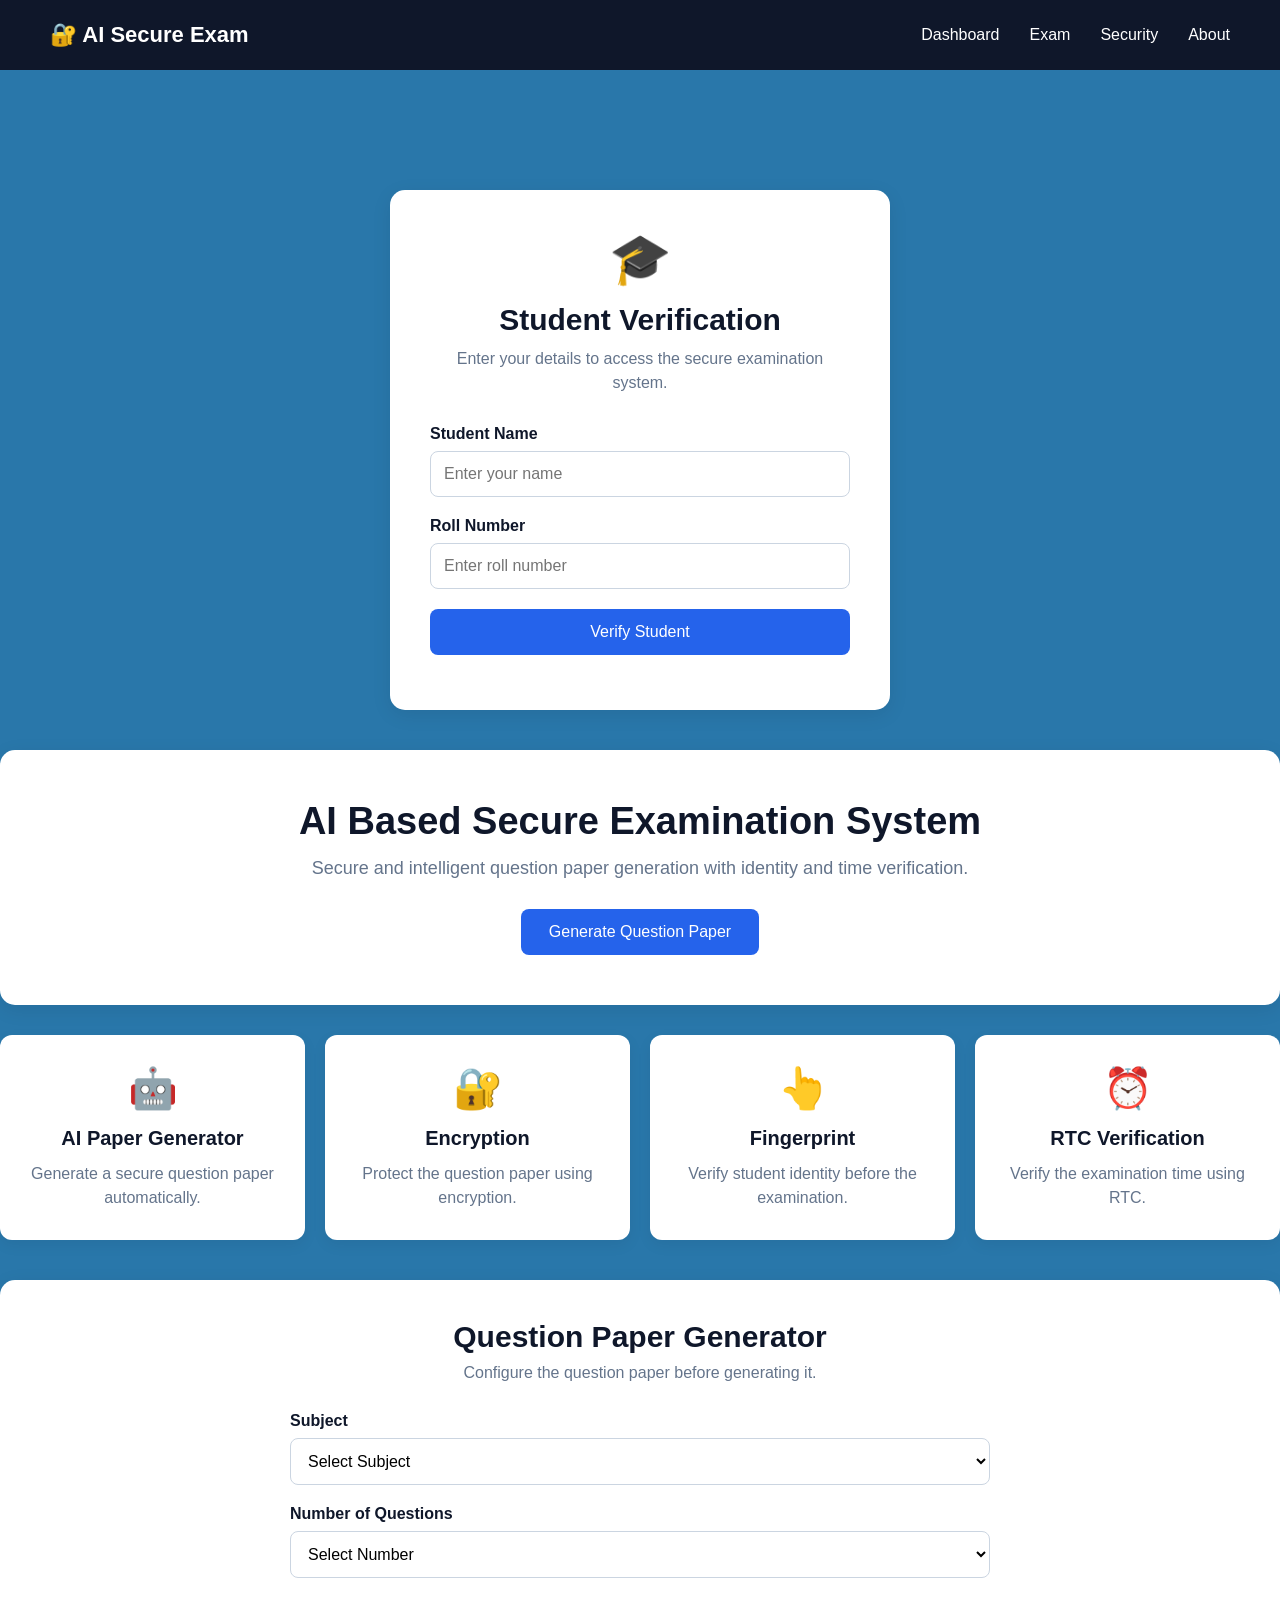
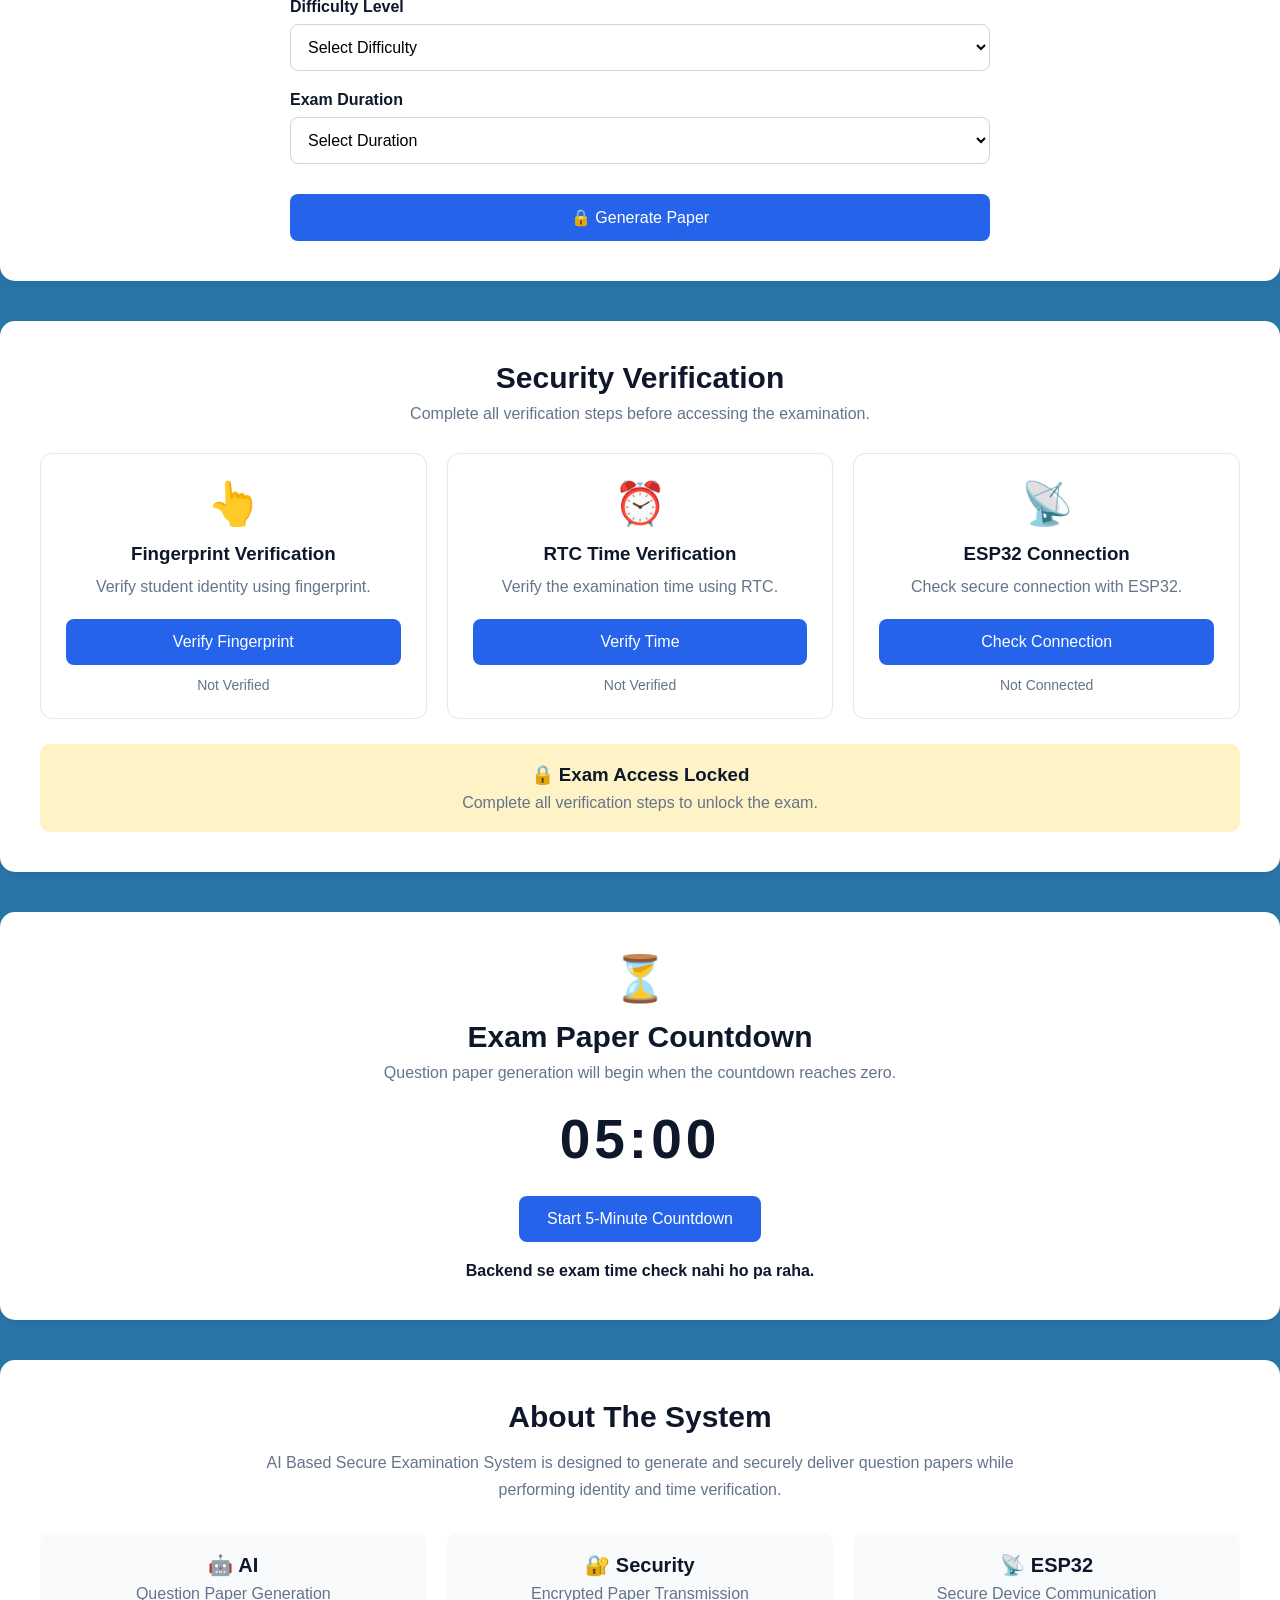
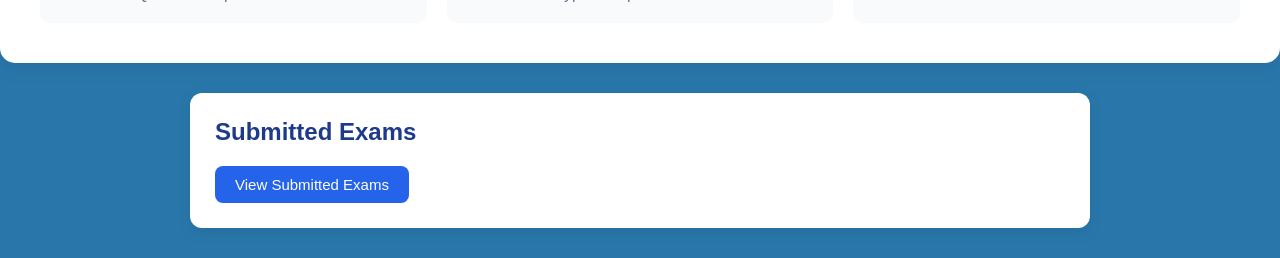
<file: AI_secure_exam_system/index.html>
<!DOCTYPE html>
<html lang="en">
<head>
    <meta charset="UTF-8">
    <meta name="viewport" content="width=device-width, initial-scale=1.0">

    <title>AI Secure Exam System</title>

    <link rel="stylesheet" href="style.css">
</head>

<body>

    <!-- Header -->
    <header class="header">
        <div class="logo">
            🔐 AI Secure Exam
        </div>

        <nav>
            <a href="#">Dashboard</a>
            <a href="#">Exam</a>
            <a href="#">Security</a>
            <a href="#">About</a>
        </nav>
    </header>


    <!-- Main Section -->
    <main class="container" id="dashboard"></main>
    <!-- Student Login -->
<section class="login-section" id="login">

    <div class="login-box">

        <div class="login-icon">🎓</div>

        <h2>Student Verification</h2>

        <p>Enter your details to access the secure examination system.</p>

        <div class="login-input">
            <label>Student Name</label>
            <input type="text" id="studentName" placeholder="Enter your name">
        </div>

        <div class="login-input">
            <label>Roll Number</label>
            <input type="text" id="rollNumber" placeholder="Enter roll number">
        </div>

        <button id="loginBtn">
            Verify Student
        </button>

        <div id="loginStatus"></div>

    </div>

</section>

        <section class="welcome">
            <h1>AI Based Secure Examination System</h1>

            <p>
                Secure and intelligent question paper generation
                with identity and time verification.
            </p>

            <button id="generateBtn">
                Generate Question Paper
            </button>
        </section>


        <!-- System Cards -->
        <section class="cards">

            <div class="card">
                <div class="icon">🤖</div>
                <h2>AI Paper Generator</h2>
                <p>Generate a secure question paper automatically.</p>
            </div>

            <div class="card">
                <div class="icon">🔐</div>
                <h2>Encryption</h2>
                <p>Protect the question paper using encryption.</p>
            </div>

            <div class="card">
                <div class="icon">👆</div>
                <h2>Fingerprint</h2>
                <p>Verify student identity before the examination.</p>
            </div>

            <div class="card">
                <div class="icon">⏰</div>
                <h2>RTC Verification</h2>
                <p>Verify the examination time using RTC.</p>
            </div>

        </section>
<!-- Question Paper Generator -->
<section class="generator" id="generator">

    <h2>Question Paper Generator</h2>

    <p>Configure the question paper before generating it.</p>

    <div class="form-box">

        <div class="input-group">
            <label>Subject</label>
            <select id="subject">
                <option value="">Select Subject</option>
                <option>C Programming</option>
                <option>Java</option>
                <option>Software Engineering</option>
                <option>Android Application Development</option>
                <option>Computer Networks</option>
            </select>
        </div>

        <div class="input-group">
            <label>Number of Questions</label>
            <select id="questions">
                <option value="">Select Number</option>
                <option>10</option>
                <option>20</option>
                <option>30</option>
                <option>40</option>
            </select>
        </div>

        <div class="input-group">
            <label>Difficulty Level</label>
            <select id="difficulty">
                <option value="">Select Difficulty</option>
                <option>Easy</option>
                <option>Medium</option>
                <option>Hard</option>
            </select>
        </div>

        <div class="input-group">
            <label>Exam Duration</label>
            <select id="duration">
                <option value="">Select Duration</option>
                <option>30 Minutes</option>
                <option>60 Minutes</option>
                <option>90 Minutes</option>
                <option>120 Minutes</option>
            </select>
        </div>

      <button id="generatePaperBtn" disabled>
    🔒 Generate Paper
</button>

    </div>

</section>
<!-- Security Verification -->
<section class="security" id="security">

    <h2>Security Verification</h2>

    <p class="security-subtitle">
        Complete all verification steps before accessing the examination.
    </p>

    <div class="security-cards">

        <div class="security-card">
            <div class="security-icon">👆</div>
            <h3>Fingerprint Verification</h3>
            <p>Verify student identity using fingerprint.</p>
            <button class="verify-btn" onclick="verifyFingerprint()">
                Verify Fingerprint
            </button>
            <span id="fingerprintStatus">Not Verified</span>
        </div>

        <div class="security-card">
            <div class="security-icon">⏰</div>
            <h3>RTC Time Verification</h3>
            <p>Verify the examination time using RTC.</p>
            <button class="verify-btn" onclick="verifyRTC()">
                Verify Time
            </button>
            <span id="rtcStatus">Not Verified</span>
        </div>

        <div class="security-card">
            <div class="security-icon">📡</div>
            <h3>ESP32 Connection</h3>
            <p>Check secure connection with ESP32.</p>
            <button class="verify-btn" onclick="connectESP32()">
                Check Connection
            </button>
            <span id="espStatus">Not Connected</span>
        </div>

    </div>

    <div class="access-box">
        <h3 id="accessStatus">🔒 Exam Access Locked</h3>
        <p>Complete all verification steps to unlock the exam.</p>
    </div>

</section>
<!-- Exam Countdown -->
<section class="countdown-section" id="countdown">

    <div class="countdown-box">

        <div class="countdown-icon">⏳</div>

        <h2>Exam Paper Countdown</h2>

        <p>
            Question paper generation will begin when the countdown reaches zero.
        </p>

        <div class="timer" id="timer">
            05:00
        </div>

        <button id="startTimerBtn">
            Start 5-Minute Countdown
        </button>

        <div id="timerMessage"></div>

    </div>

</section>
<!-- Exam Screen -->
<section class="exam-section" id="exam">
    <div class="exam-box">

        <h2>📝 Examination</h2>

        <div class="exam-header">
            <p><strong>Student:</strong> <span id="examStudentName">-</span></p>
            <p><strong>Roll Number:</strong> <span id="examRollNumber">-</span></p>
            <p><strong>Time Remaining:</strong> <span id="examTimer">60:00</span></p>
        </div>

        <hr>

        <div class="question">
            <h3>Question 1</h3>
            <p>Explain the basic concepts of the selected subject.</p>

            <textarea
                placeholder="Write your answer here..."
            ></textarea>
        </div>

        <div class="question">
            <h3>Question 2</h3>
            <p>Explain the important features of the selected subject.</p>

            <textarea
                placeholder="Write your answer here..."
            ></textarea>
        </div>

        <div class="question">
            <h3>Question 3</h3>
            <p>Explain the working process with a suitable example.</p>

            <textarea
                placeholder="Write your answer here..."
            ></textarea>
        </div>

        <button id="submitExamBtn">
            Submit Examination
        </button>

        <div id="examResult"></div>

    </div>
</section>
<!-- About Section -->
<section class="about" id="about">

    <h2>About The System</h2>

    <p>
        AI Based Secure Examination System is designed to
        generate and securely deliver question papers while
        performing identity and time verification.
    </p>

    <div class="about-features">

        <div>
            <strong>🤖 AI</strong>
            <span>Question Paper Generation</span>
        </div>

        <div>
            <strong>🔐 Security</strong>
            <span>Encrypted Paper Transmission</span>
        </div>

        <div>
            <strong>📡 ESP32</strong>
            <span>Secure Device Communication</span>
        </div>

    </div>

</section>
    </main>

   

    <section id="submittedExamsSection">
    <h2>Submitted Exams</h2>

    <button id="viewSubmissionsBtn">
        View Submitted Exams
    </button>

    <div id="submissionsContainer"></div>
</section>

 <script src="script.js"></script>

</body>
</html>
</file>
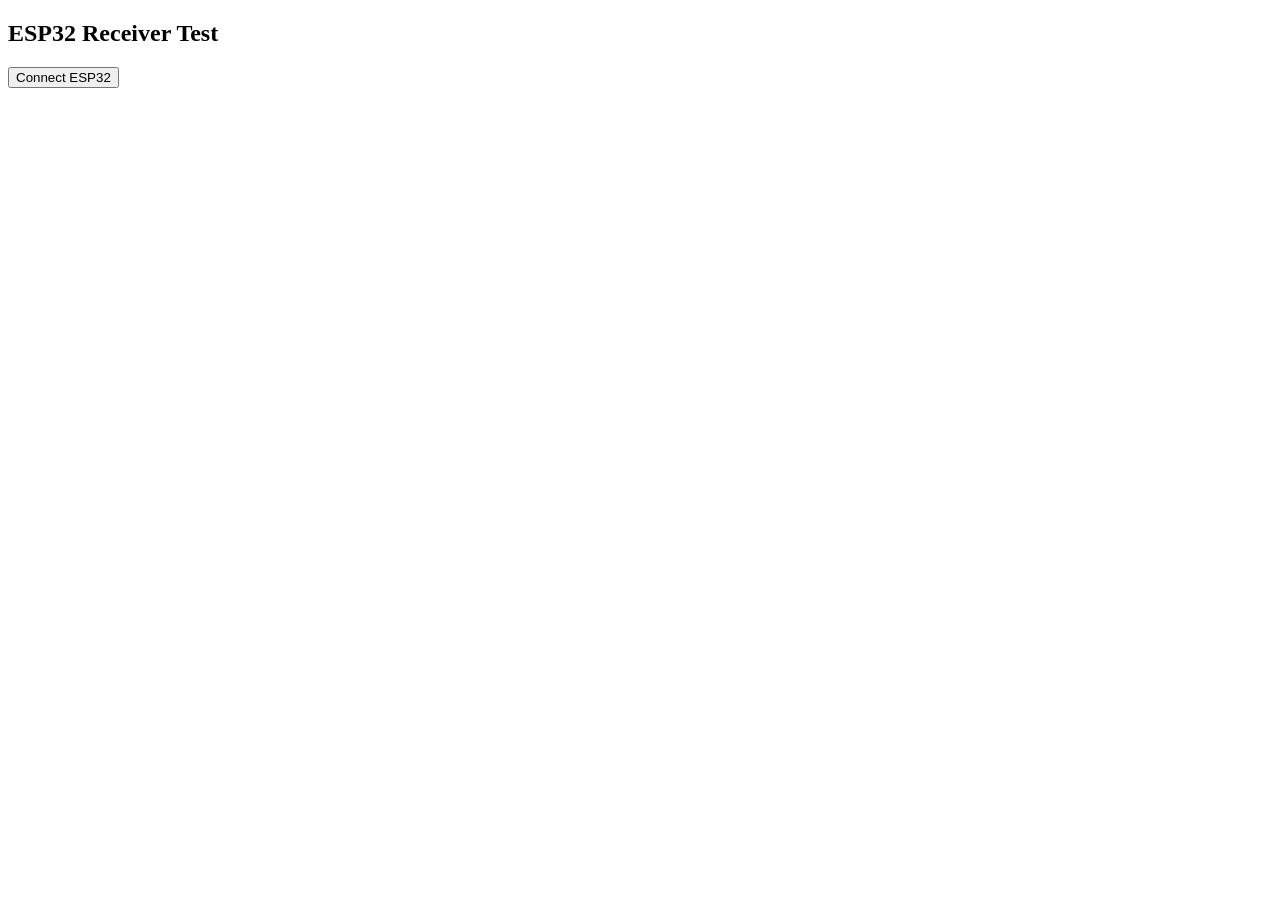
<file: AI_secure_exam_system/test_esp32.html>
<!DOCTYPE html>
<html>
<head>
    <title>ESP32 Receiver Test</title>
</head>
<body>

    <h2>ESP32 Receiver Test</h2>

    <button onclick="testESP32()">
        Connect ESP32
    </button>

    <p id="result"></p>

    <script>
        async function testESP32() {

            const response = await fetch(
                "http://127.0.0.1:5000/api/esp32-receive",
                {
                    method: "POST",
                    headers: {
                        "Content-Type": "application/json"
                    },
                    body: JSON.stringify({
                        device_id: "ESP32-001"
                    })
                }
            );

            const data = await response.json();

            document.getElementById("result").innerText =
                data.message;
        }
    </script>

</body>
</html>
</file>
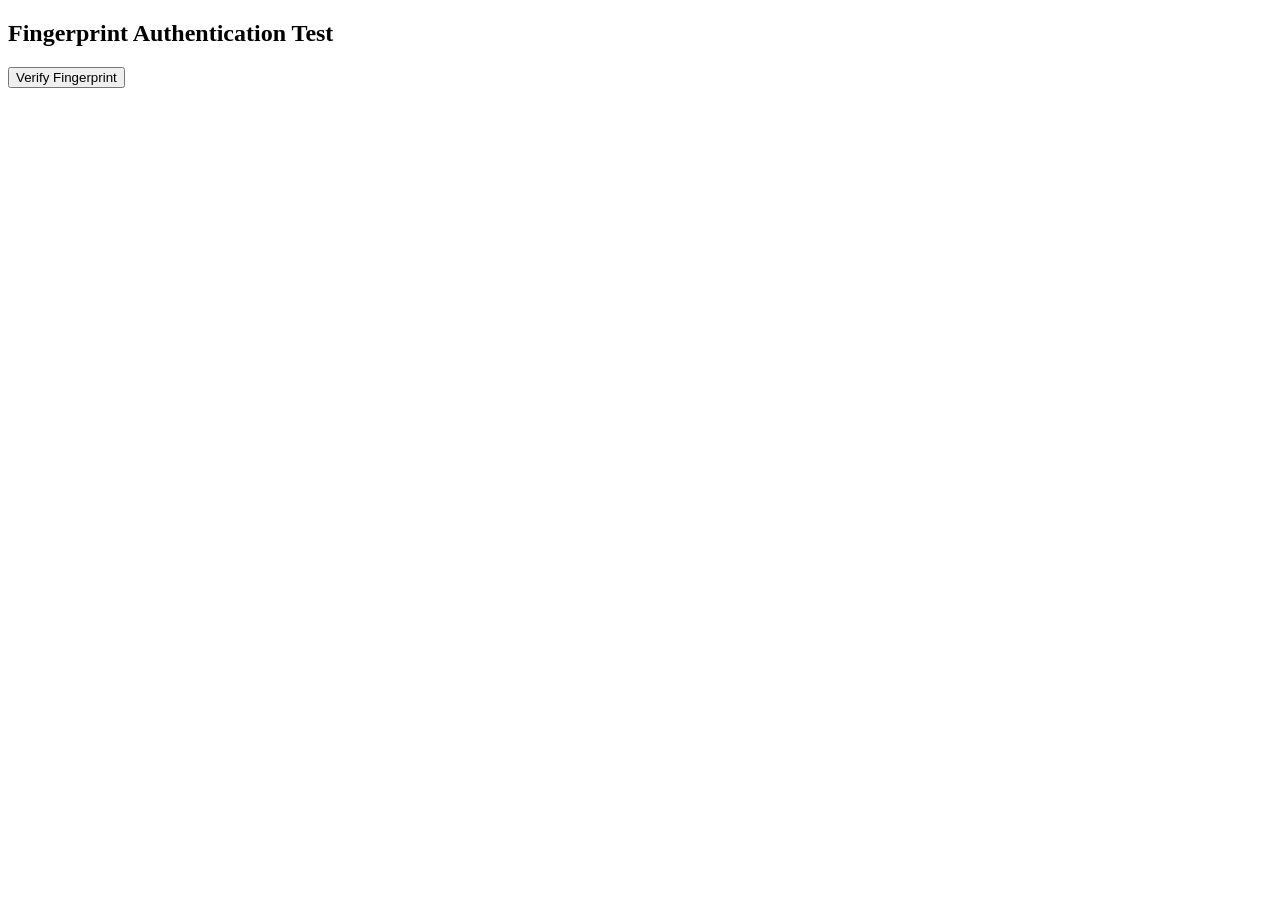
<file: AI_secure_exam_system/test_fingerprint.html>
<!DOCTYPE html>
<html>
<head>
    <title>Fingerprint Test</title>
</head>
<body>

    <h2>Fingerprint Authentication Test</h2>

    <button onclick="testFingerprint()">
        Verify Fingerprint
    </button>

    <p id="result"></p>

    <script>
        async function testFingerprint() {

            const response = await fetch(
                "http://127.0.0.1:5000/api/release-paper",
                {
                    method: "POST",
                    headers: {
                        "Content-Type": "application/json"
                    },
                    body: JSON.stringify({
                        fingerprint_id: "FP001"
                    })
                }
            );

            const data = await response.json();

            document.getElementById("result").innerText =
                data.message;
        }
    </script>

</body>
</html>
</file>
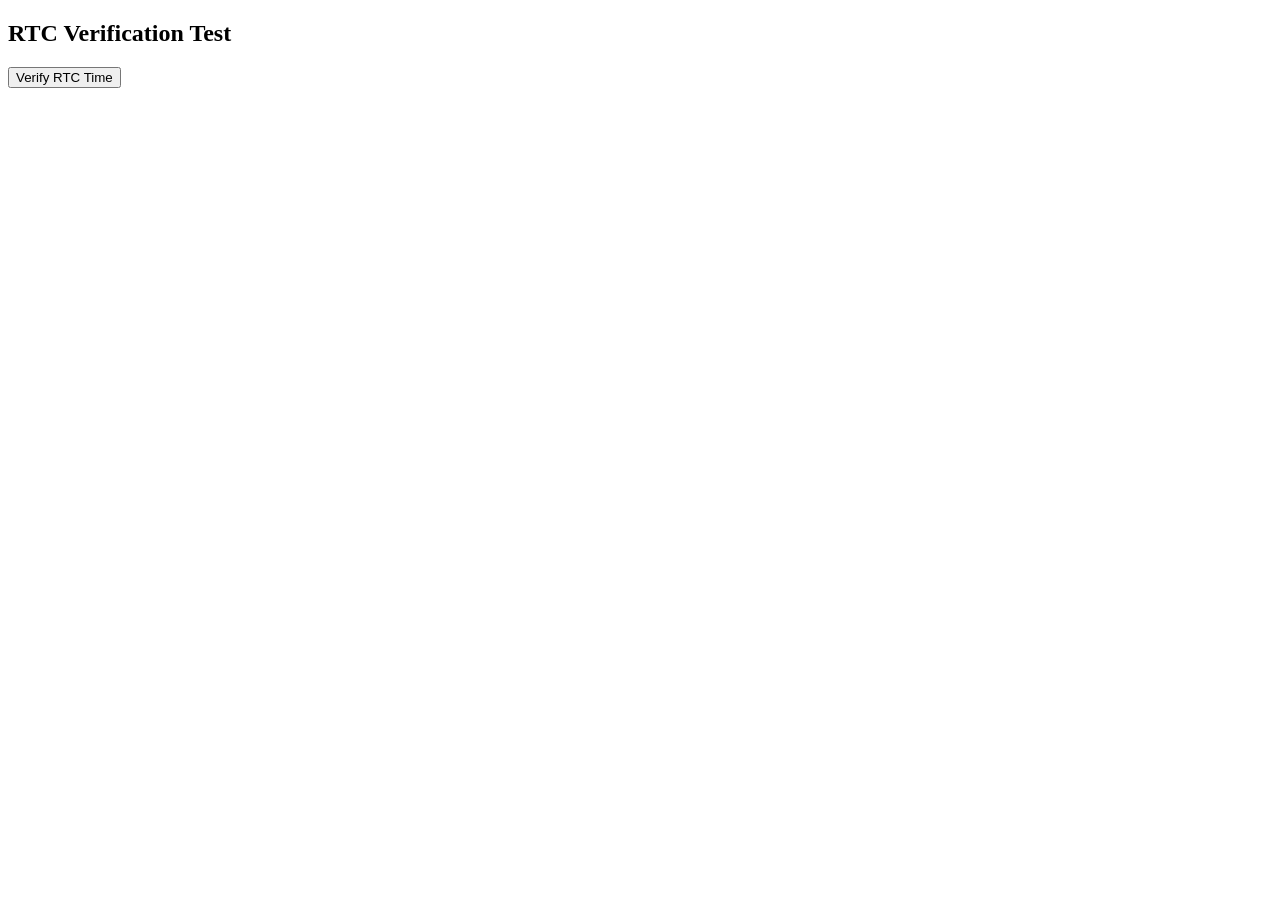
<file: AI_secure_exam_system/test_rtc.html>
<!DOCTYPE html>
<html>
<head>
    <title>RTC Verification Test</title>
</head>
<body>

    <h2>RTC Verification Test</h2>

    <button onclick="verifyRTC()">Verify RTC Time</button>

    <p id="result"></p>

<script>
    async function verifyRTC() {
        const result = document.getElementById("result");

        try {
            const response = await fetch(
                "http://127.0.0.1:5000/api/exam-status"
            );

            const data = await response.json();

            if (data.exam_started) {
                result.innerText =
                    "✓ RTC Verified - Exam Time Reached";
            } else {
                const minutes = Math.floor(data.remaining_seconds / 60);
                const seconds = data.remaining_seconds % 60;

                result.innerText =
                    "⏳ RTC Verified - Exam starts in "
                    + minutes + " min " + seconds + " sec";
            }

        } catch (error) {
            result.innerText =
                "❌ RTC Backend Connection Failed";
        }
    }
</script>

</body>
</html>
</file>
<file: AI_secure_exam_system/style.css>
* {
    margin: 0;
    padding: 0;
    box-sizing: border-box;
}

body {
    font-family: Arial, sans-serif;
   background: #2977aa;
    color: #0f172a;
}

/* Header */
.header {
    height: 70px;
    background: #0f172a;
    color: white;
    display: flex;
    align-items: center;
    justify-content: space-between;
    padding: 0 50px;
}

.logo {
    font-size: 22px;
    font-weight: bold;
}

nav {
    display: flex;
    gap: 30px;
}

nav a {
    color: white;
    text-decoration: none;
    font-size: 16px;
}

nav a:hover {
    color: #60a5fa;
}

/* Main Container */
.container {
    max-width: 1200px;
    margin: auto;
    padding: 60px 30px;
}

/* Welcome Section */
.welcome {
    text-align: center;
    background: white;
    padding: 50px 30px;
    border-radius: 15px;
    box-shadow: 0 5px 20px rgba(0, 0, 0, 0.08);
}

.welcome h1 {
    font-size: 38px;
    margin-bottom: 15px;
}

.welcome p {
    color: #64748b;
    font-size: 18px;
    margin-bottom: 30px;
}

button {
    padding: 14px 28px;
    background: #2563eb;
    color: white;
    border: none;
    border-radius: 8px;
    font-size: 16px;
    cursor: pointer;
}

button:hover {
    background: #1d4ed8;
}

/* Cards */
.cards {
    display: grid;
    grid-template-columns: repeat(4, 1fr);
    gap: 20px;
    margin-top: 30px;
}

.card {
    background: white;
    padding: 30px 20px;
    border-radius: 12px;
    text-align: center;
    box-shadow: 0 5px 15px rgba(0, 0, 0, 0.06);
}

.icon {
    font-size: 40px;
    margin-bottom: 15px;
}

.card h2 {
    font-size: 20px;
    margin-bottom: 12px;
}

.card p {
    color: #64748b;
    line-height: 1.5;
}

/* Mobile */
@media (max-width: 800px) {
    .cards {
        grid-template-columns: 1fr 1fr;
    }

    .header {
        padding: 0 20px;
    }

    nav {
        gap: 12px;
    }
}

@media (max-width: 500px) {
    .cards {
        grid-template-columns: 1fr;
    }

    nav {
        display: none;
    }
}
/* Question Paper Generator */

.generator {
    margin-top: 40px;
    background: white;
    padding: 40px;
    border-radius: 15px;
    box-shadow: 0 5px 20px rgba(0, 0, 0, 0.08);
}

.generator h2 {
    text-align: center;
    font-size: 30px;
    margin-bottom: 10px;
}

.generator > p {
    text-align: center;
    color: #64748b;
    margin-bottom: 30px;
}

.form-box {
    max-width: 700px;
    margin: auto;
}

.input-group {
    margin-bottom: 20px;
}

.input-group label {
    display: block;
    font-weight: bold;
    margin-bottom: 8px;
}

.input-group select {
    width: 100%;
    padding: 13px;
    border: 1px solid #cbd5e1;
    border-radius: 8px;
    font-size: 16px;
    background: white;
}

.input-group select:focus {
    outline: none;
    border-color: #2563eb;
}

#generatePaperBtn {
    width: 100%;
    margin-top: 10px;
}
/* Generated Question Paper */

.generated-paper {
    margin-top: 30px;
    background: #ffffff;
    border: 2px solid #cbd5e1;
    border-radius: 12px;
    padding: 35px;
    box-shadow: 0 5px 15px rgba(0, 0, 0, 0.08);
}

.generated-paper h2 {
    text-align: center;
    color: #0f172a;
    margin-bottom: 25px;
}

.paper-info {
    display: grid;
    grid-template-columns: 1fr 1fr;
    gap: 10px;
    background: #f8fafc;
    padding: 20px;
    border-radius: 8px;
    margin-bottom: 25px;
}

.paper-info p {
    margin: 0;
    color: #334155;
    font-size: 16px;
}

.generated-paper h3 {
    margin: 20px 0;
    color: #1e293b;
}

.generated-paper ol {
    padding-left: 25px;
}

.generated-paper li {
    margin-bottom: 18px;
    line-height: 1.6;
    color: #334155;
}
/* Security Verification */

.security {
    margin-top: 40px;
    background: white;
    padding: 40px;
    border-radius: 15px;
    box-shadow: 0 5px 20px rgba(0, 0, 0, 0.08);
}

.security h2 {
    text-align: center;
    font-size: 30px;
    margin-bottom: 10px;
}

.security-subtitle {
    text-align: center;
    color: #64748b;
    margin-bottom: 30px;
}

.security-cards {
    display: grid;
    grid-template-columns: repeat(3, 1fr);
    gap: 20px;
}

.security-card {
    border: 1px solid #e2e8f0;
    border-radius: 12px;
    padding: 25px;
    text-align: center;
}

.security-icon {
    font-size: 42px;
    margin-bottom: 15px;
}

.security-card h3 {
    margin-bottom: 10px;
}

.security-card p {
    color: #64748b;
    line-height: 1.5;
    margin-bottom: 20px;
}

.verify-btn {
    width: 100%;
    margin-bottom: 12px;
}

.security-card span {
    display: block;
    font-size: 14px;
    color: #64748b;
}

.access-box {
    margin-top: 25px;
    padding: 20px;
    text-align: center;
    background: #fef3c7;
    border-radius: 10px;
}

.access-box h3 {
    margin-bottom: 8px;
}

.access-box p {
    color: #64748b;
}

@media (max-width: 800px) {
    .security-cards {
        grid-template-columns: 1fr;
    }
}
/* About Section */

.about {
    margin-top: 40px;
    background: white;
    padding: 40px;
    border-radius: 15px;
    text-align: center;
    box-shadow: 0 5px 20px rgba(0, 0, 0, 0.08);
}

.about h2 {
    font-size: 30px;
    margin-bottom: 15px;
}

.about > p {
    max-width: 800px;
    margin: auto;
    color: #64748b;
    line-height: 1.7;
}

.about-features {
    display: grid;
    grid-template-columns: repeat(3, 1fr);
    gap: 20px;
    margin-top: 30px;
}

.about-features div {
    padding: 20px;
    background: #f8fafc;
    border-radius: 10px;
}

.about-features strong {
    display: block;
    font-size: 20px;
    margin-bottom: 8px;
}

.about-features span {
    color: #64748b;
}

@media (max-width: 800px) {
    .about-features {
        grid-template-columns: 1fr;
    }
}
/* Student Login */

.login-section {
    margin-bottom: 40px;
}

.login-box {
    max-width: 500px;
    margin: auto;
    background: white;
    padding: 40px;
    border-radius: 15px;
    text-align: center;
    box-shadow: 0 5px 20px rgba(0, 0, 0, 0.08);
}

.login-icon {
    font-size: 50px;
    margin-bottom: 15px;
}

.login-box h2 {
    font-size: 30px;
    margin-bottom: 10px;
}

.login-box > p {
    color: #64748b;
    margin-bottom: 30px;
    line-height: 1.5;
}

.login-input {
    text-align: left;
    margin-bottom: 20px;
}

.login-input label {
    display: block;
    font-weight: bold;
    margin-bottom: 8px;
}

.login-input input {
    width: 100%;
    padding: 13px;
    border: 1px solid #cbd5e1;
    border-radius: 8px;
    font-size: 16px;
}

.login-input input:focus {
    outline: none;
    border-color: #2563eb;
}

#loginBtn {
    width: 100%;
}

#loginStatus {
    margin-top: 15px;
    font-weight: bold;
}
/* Exam Countdown */

.countdown-section {
    margin-top: 40px;
}

.countdown-box {
    background: white;
    padding: 40px;
    border-radius: 15px;
    text-align: center;
    box-shadow: 0 5px 20px rgba(0, 0, 0, 0.08);
}

.countdown-icon {
    font-size: 45px;
    margin-bottom: 15px;
}

.countdown-box h2 {
    font-size: 30px;
    margin-bottom: 10px;
}

.countdown-box p {
    color: #64748b;
    margin-bottom: 25px;
}

.timer {
    font-size: 55px;
    font-weight: bold;
    margin: 25px 0;
    letter-spacing: 4px;
}

#startTimerBtn {
    min-width: 240px;
}

#timerMessage {
    margin-top: 20px;
    font-weight: bold;
}
/* Exam Screen */

.exam-section {
    margin-top: 40px;
}

.exam-box {
    background: white;
    padding: 40px;
    border-radius: 15px;
    box-shadow: 0 5px 20px rgba(0, 0, 0, 0.08);
}

.exam-box h2 {
    text-align: center;
    font-size: 30px;
    margin-bottom: 25px;
}

.exam-header {
    display: grid;
    grid-template-columns: 1fr 1fr 1fr;
    gap: 15px;
    background: #f8fafc;
    padding: 20px;
    border-radius: 10px;
    margin-bottom: 25px;
}

.exam-header p {
    margin: 0;
    color: #334155;
}

.question {
    margin-top: 25px;
    padding: 25px;
    border: 1px solid #e2e8f0;
    border-radius: 10px;
}

.question h3 {
    margin-bottom: 10px;
}

.question p {
    color: #475569;
    margin-bottom: 15px;
}

.question textarea {
    width: 100%;
    min-height: 120px;
    padding: 12px;
    border: 1px solid #cbd5e1;
    border-radius: 8px;
    font-size: 16px;
    resize: vertical;
}

.question textarea:focus {
    outline: none;
    border-color: #2563eb;
}

#submitExamBtn {
    display: block;
    margin: 30px auto 0;
    min-width: 220px;
}

#examResult {
    text-align: center;
    margin-top: 20px;
    font-weight: bold;
}

@media (max-width: 800px) {
    .exam-header {
        grid-template-columns: 1fr;
    }
}
/* Exam Screen Hidden Initially */

#exam {
    display: none !important;
}
/* Secure Paper Badge */

.secure-badge {
    width: fit-content;
    margin: -10px auto 25px;
    padding: 8px 18px;
    background: #dcfce7;
    color: #166534;
    border: 1px solid #86efac;
    border-radius: 20px;
    font-size: 13px;
    font-weight: bold;
    letter-spacing: 0.5px;
}
/* Exam Instructions */

.exam-instructions {
    margin: 25px 0;
    padding: 20px;
    background: #f8fafc;
    border-left: 5px solid #2563eb;
    border-radius: 8px;
}

.exam-instructions h3 {
    margin-bottom: 12px;
    color: #1e293b;
}

.exam-instructions ul {
    padding-left: 25px;
}

.exam-instructions li {
    margin-bottom: 8px;
    color: #475569;
    line-height: 1.5;
}
.exam-mode {
    border: 3px solid #2563eb;
}
.paper-timer {
    text-align: center;
    margin: 20px auto;
    padding: 15px;
    background: #eff6ff;
    border: 2px solid #2563eb;
    border-radius: 10px;
    font-size: 20px;
    font-weight: bold;
    color: #1e3a8a;
}

#paperExamTimer {
    font-size: 28px;
    margin-left: 8px;
}
.answer-box {
    width: 100%;
    min-height: 120px;
    margin-top: 10px;
    padding: 12px;
    border: 2px solid #cbd5e1;
    border-radius: 8px;
    font-size: 15px;
    resize: vertical;
    box-sizing: border-box;
}

.answer-box:focus {
    outline: none;
    border-color: #2563eb;
}
#submitGeneratedExamBtn {
    display: block;
    width: 220px;
    margin: 25px auto 10px;
    padding: 12px 20px;
    background: #16a34a;
    color: white;
    border: none;
    border-radius: 8px;
    font-size: 16px;
    font-weight: bold;
    cursor: pointer;
}

#submitGeneratedExamBtn:hover {
    background: #15803d;
}

#submitGeneratedExamBtn:disabled {
    background: #64748b;
    cursor: not-allowed;
}

#generatedExamResult {
    text-align: center;
    font-size: 18px;
    font-weight: bold;
    margin-top: 15px;
}
.generated-paper {
    background: #ffffff;
    border: 2px solid #2563eb;
    border-radius: 12px;
    padding: 30px;
    margin-top: 30px;
    box-shadow: 0 8px 25px rgba(0, 0, 0, 0.12);
}

.generated-paper h2 {
    text-align: center;
    color: #1e3a8a;
    margin-bottom: 20px;
}

.paper-info {
    background: #eff6ff;
    border-left: 5px solid #2563eb;
    padding: 15px 20px;
    border-radius: 8px;
    margin-bottom: 20px;
}

.paper-info p {
    margin: 8px 0;
}

.generated-paper h3 {
    color: #1e3a8a;
    margin-top: 25px;
}

.generated-paper ol {
    padding-left: 25px;
}

.generated-paper li {
    margin-bottom: 18px;
    line-height: 1.6;
}
.exam-instructions {
    background: #f8fafc;
    border: 1px solid #cbd5e1;
    border-radius: 8px;
    padding: 15px 20px;
    margin: 20px 0;
}

.exam-instructions h3 {
    margin-top: 0;
    color: #1e3a8a;
}

.exam-instructions li {
    margin-bottom: 8px;
}
.secure-badge {
    width: fit-content;
    margin: 0 auto 20px;
    padding: 8px 18px;
    background: #dcfce7;
    color: #166534;
    border: 1px solid #86efac;
    border-radius: 20px;
    font-weight: bold;
    font-size: 14px;
}
.exam-mode {
    border: 3px solid #16a34a;
    box-shadow: 0 0 20px rgba(22, 163, 74, 0.25);
}

.exam-mode .paper-timer {
    background: #f0fdf4;
    border-color: #16a34a;
    color: #166534;
}
.paper-footer {
    margin-top: 30px;
    padding-top: 15px;
    border-top: 2px solid #cbd5e1;
    text-align: center;
    color: #475569;
    font-size: 14px;
}

.paper-footer p {
    margin: 5px 0;
}
@media (max-width: 768px) {

    .generated-paper {
        padding: 18px;
        margin: 15px 5px;
    }

    .generated-paper h2 {
        font-size: 22px;
    }

    .paper-info {
        padding: 12px;
    }

    .answer-box {
        min-height: 100px;
    }

    .paper-timer {
        font-size: 17px;
    }

    #paperExamTimer {
        font-size: 24px;
    }

    #submitGeneratedExamBtn {
        width: 100%;
    }
}

#submittedExamsSection {
    margin: 30px auto;
    padding: 25px;
    max-width: 900px;
    background: #ffffff;
    border-radius: 12px;
    box-shadow: 0 4px 15px rgba(0, 0, 0, 0.08);
}

#submittedExamsSection h2 {
    margin-bottom: 20px;
    color: #1e3a8a;
}

#viewSubmissionsBtn {
    padding: 10px 20px;
    border: none;
    border-radius: 8px;
    background: #2563eb;
    color: white;
    font-size: 15px;
    cursor: pointer;
}

#viewSubmissionsBtn:hover {
    background: #1d4ed8;
}

.submission-card {
    margin-top: 20px;
    padding: 20px;
    border: 1px solid #dbeafe;
    border-radius: 10px;
    background: #f8fafc;
}

.submission-card h3 {
    color: #1e3a8a;
    margin-bottom: 15px;
}

.submission-card h4 {
    margin-top: 20px;
    color: #334155;
}

.submission-card p {
    line-height: 1.6;
    color: #334155;
}

.submission-card hr {
    border: none;
    border-top: 1px solid #e2e8f0;
    margin: 15px 0;
}
</file>
